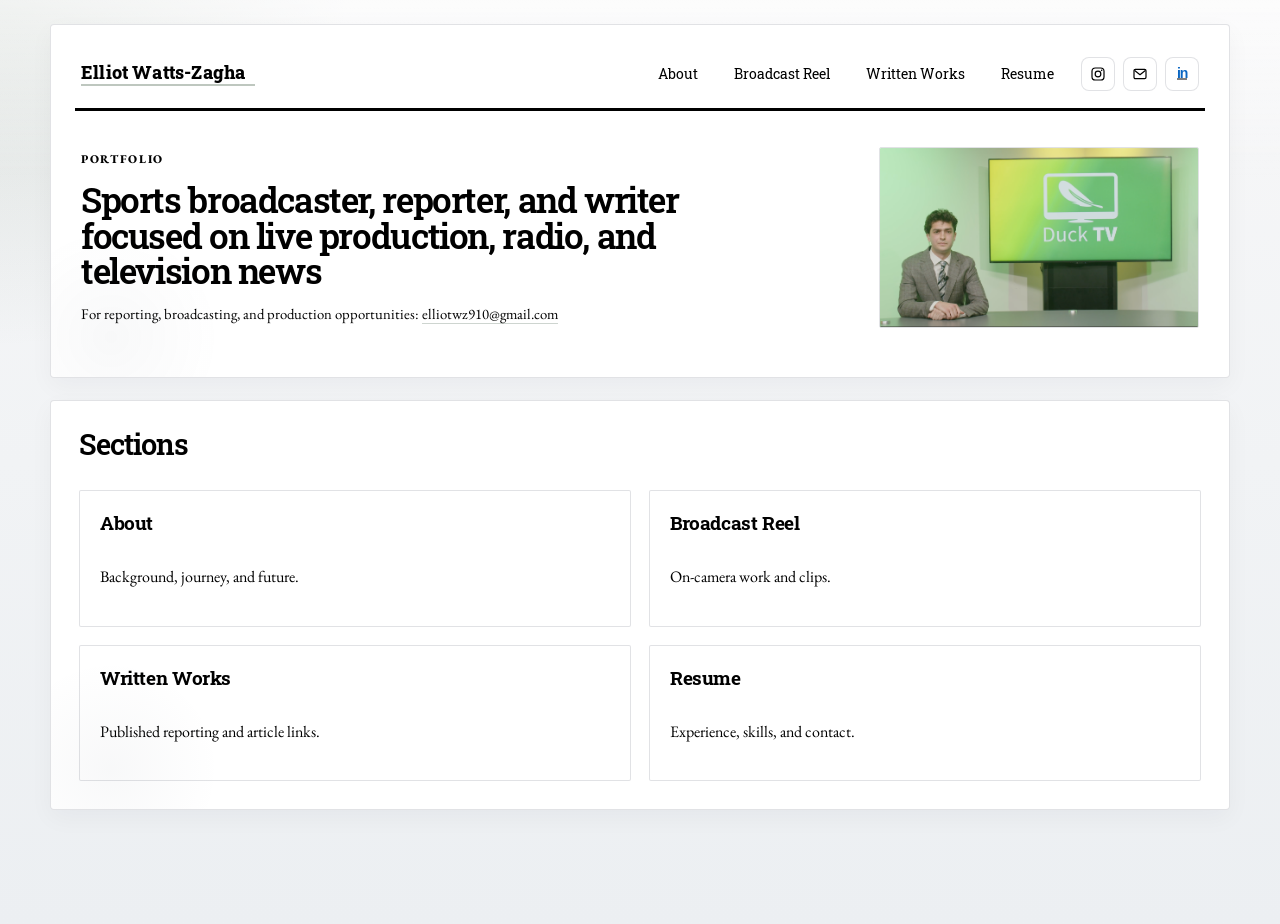
<file: index.html>
<!DOCTYPE html>
<html lang="en">
  <head>
    <meta charset="UTF-8" />
    <meta name="viewport" content="width=device-width, initial-scale=1.0" />
    <title>Elliot | Broadcast Portfolio</title>
    <meta
      name="description"
      content="A broadcast journalism portfolio featuring an about page, broadcast reel, written works, and resume."
    />
    <link rel="preconnect" href="https://fonts.googleapis.com" />
    <link rel="preconnect" href="https://fonts.gstatic.com" crossorigin />
    <link
      href="https://fonts.googleapis.com/css2?family=EB+Garamond:wght@400;500;600;700&family=Roboto+Slab:wght@400;500;600;700&display=swap"
      rel="stylesheet"
    />
    <link rel="icon" type="image/svg+xml" href="favicon.svg" />
    <link rel="stylesheet" href="styles.css" />
  </head>
  <body>
    <div class="page-shell">
      <header class="hero">
        <nav class="topbar">
          <a class="brand" href="index.html">Elliot Watts-Zagha</a>
          <div class="topbar-actions">
            <div class="nav-links">
              <a href="about.html">About</a>
              <a href="reel.html">Broadcast Reel</a>
              <a href="works.html">Written Works</a>
              <a href="resume.html">Resume</a>
            </div>
            <div class="social-links" aria-label="Social links">
              <a href="https://www.instagram.com/elliotwaza.media/" target="_blank" rel="noreferrer" aria-label="Instagram">
                <svg viewBox="0 0 24 24" aria-hidden="true">
                  <rect x="3" y="3" width="18" height="18" rx="5"></rect>
                  <circle cx="12" cy="12" r="4.25"></circle>
                  <circle cx="17.5" cy="6.5" r="1.2" class="social-fill"></circle>
                </svg>
              </a>
              <a href="mailto:elliotwz910@gmail.com" aria-label="Email">
                <svg viewBox="0 0 24 24" aria-hidden="true">
                  <rect x="3" y="5" width="18" height="14" rx="2"></rect>
                  <path d="M4.5 7l7.5 6 7.5-6"></path>
                </svg>
              </a>
              <a href="https://www.linkedin.com/in/elliot-watts-zagha" target="_blank" rel="noreferrer" aria-label="LinkedIn">
                <span class="linkedin-glyph" aria-hidden="true">in</span>
              </a>
            </div>
          </div>
        </nav>

        <div class="hero-content home-hero-content" id="top">
          <div class="home-hero-copy">
            <p class="eyebrow">Portfolio</p>
            <h1 class="home-title">
              Sports broadcaster, reporter, and writer focused on live
              production, radio, and television news
            </h1>
            <p class="home-note">
              For reporting, broadcasting, and production opportunities:
              <a href="mailto:elliotwz910@gmail.com">elliotwz910@gmail.com</a>
            </p>
          </div>
          <div class="home-hero-image-shell">
            <img
              class="home-hero-image"
              src="Main%20Page%20Image.png"
              alt="Elliot Watts-Zagha on the homepage"
            />
          </div>
        </div>
      </header>

      <main>
        <section class="section home-sections">
          <div class="section-heading">
            <h2>Sections</h2>
          </div>
          <div class="hub-grid">
            <a class="hub-card" href="about.html">
              <h3>About</h3>
              <p>Background, journey, and future.</p>
            </a>
            <a class="hub-card" href="reel.html">
              <h3>Broadcast Reel</h3>
              <p>On-camera work and clips.</p>
            </a>
            <a class="hub-card" href="works.html">
              <h3>Written Works</h3>
              <p>Published reporting and article links.</p>
            </a>
            <a class="hub-card" href="resume.html">
              <h3>Resume</h3>
              <p>Experience, skills, and contact.</p>
            </a>
          </div>
        </section>
      </main>
    </div>

    <script src="script.js"></script>
  </body>
</html>
</file>
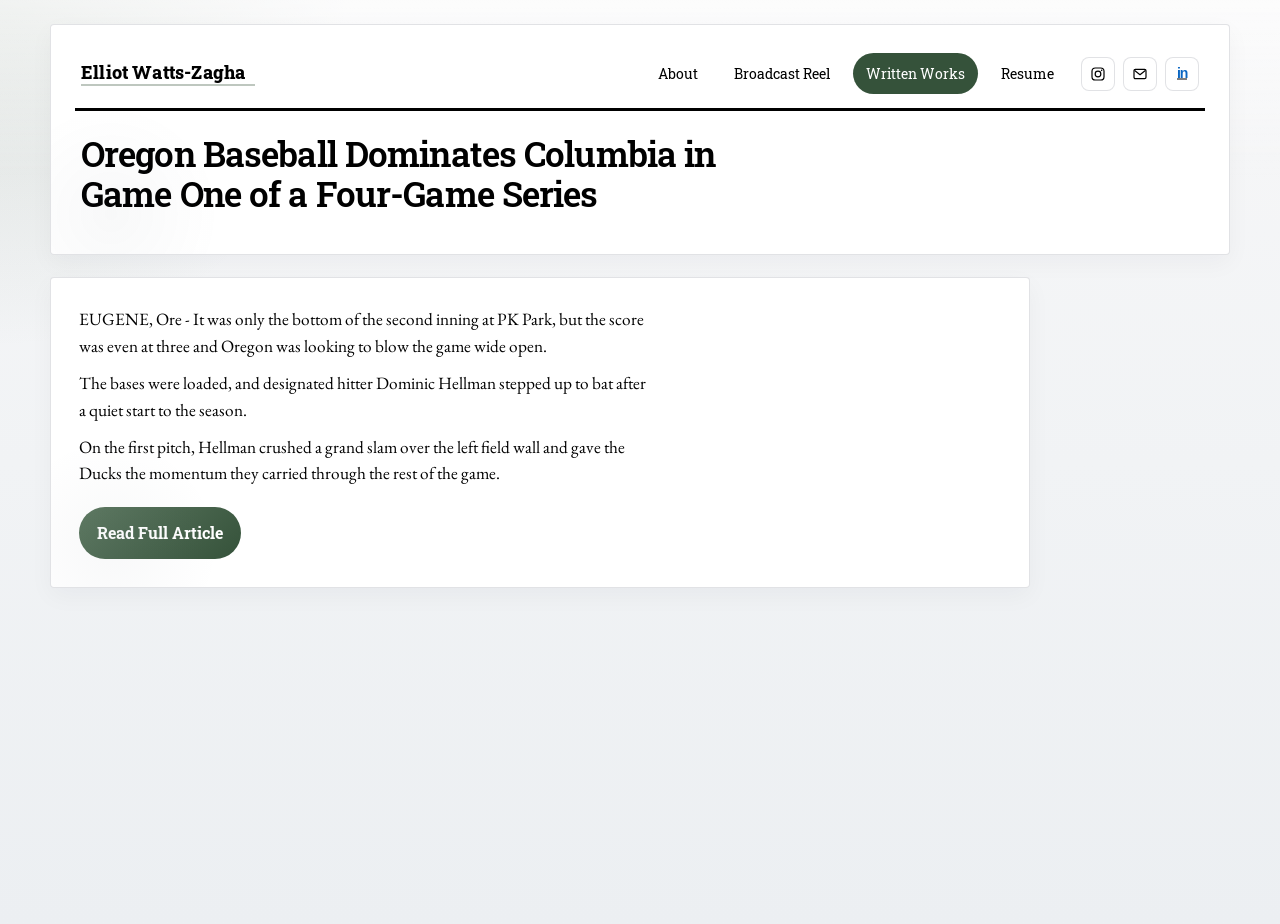
<file: article-baseball-columbia.html>
<!DOCTYPE html>
<html lang="en">
  <head>
    <meta charset="UTF-8" />
    <meta name="viewport" content="width=device-width, initial-scale=1.0" />
    <title>Elliot | Oregon Baseball Dominates Columbia in Game One of a Four-Game Series</title>
    <link rel="preconnect" href="https://fonts.googleapis.com" />
    <link rel="preconnect" href="https://fonts.gstatic.com" crossorigin />
    <link
      href="https://fonts.googleapis.com/css2?family=EB+Garamond:wght@400;500;600;700&family=Roboto+Slab:wght@400;500;600;700&display=swap"
      rel="stylesheet"
    />
    <link rel="icon" type="image/svg+xml" href="favicon.svg" />
    <link rel="stylesheet" href="styles.css" />
  </head>
  <body>
    <div class="page-shell">
      <header class="hero article-hero">
        <nav class="topbar">
          <a class="brand" href="index.html">Elliot Watts-Zagha</a>
          <div class="topbar-actions">
            <div class="nav-links">
              <a href="about.html">About</a>
              <a href="reel.html">Broadcast Reel</a>
              <a class="is-current" href="works.html">Written Works</a>
              <a href="resume.html">Resume</a>
            </div>
            <div class="social-links" aria-label="Social links">
              <a href="https://www.instagram.com/elliotwaza.media/" target="_blank" rel="noreferrer" aria-label="Instagram">
                <svg viewBox="0 0 24 24" aria-hidden="true">
                  <rect x="3" y="3" width="18" height="18" rx="5"></rect>
                  <circle cx="12" cy="12" r="4.25"></circle>
                  <circle cx="17.5" cy="6.5" r="1.2" class="social-fill"></circle>
                </svg>
              </a>
              <a href="mailto:elliotwz910@gmail.com" aria-label="Email">
                <svg viewBox="0 0 24 24" aria-hidden="true">
                  <rect x="3" y="5" width="18" height="14" rx="2"></rect>
                  <path d="M4.5 7l7.5 6 7.5-6"></path>
                </svg>
              </a>
              <a href="https://www.linkedin.com/in/elliot-watts-zagha" target="_blank" rel="noreferrer" aria-label="LinkedIn">
                <span class="linkedin-glyph" aria-hidden="true">in</span>
              </a>
            </div>
          </div>
        </nav>
        <div class="hero-content">
          <h1>Oregon Baseball Dominates Columbia in Game One of a Four-Game Series</h1>
        </div>
      </header>
      <main>
        <section class="section article-section">
          <div class="article-copy">
            <p>EUGENE, Ore - It was only the bottom of the second inning at PK Park, but the score was even at three and Oregon was looking to blow the game wide open.</p>
            <p>The bases were loaded, and designated hitter Dominic Hellman stepped up to bat after a quiet start to the season.</p>
            <p>On the first pitch, Hellman crushed a grand slam over the left field wall and gave the Ducks the momentum they carried through the rest of the game.</p>
          </div>
          <a class="button button-primary article-button" href="https://kwva.uoregon.edu/blog/sports/oregon-baseball-dominates-columbia-game-one-four-game-series" target="_blank" rel="noreferrer">Read Full Article</a>
        </section>
      </main>
    </div>
    <script src="script.js"></script>
  </body>
</html>
</file>
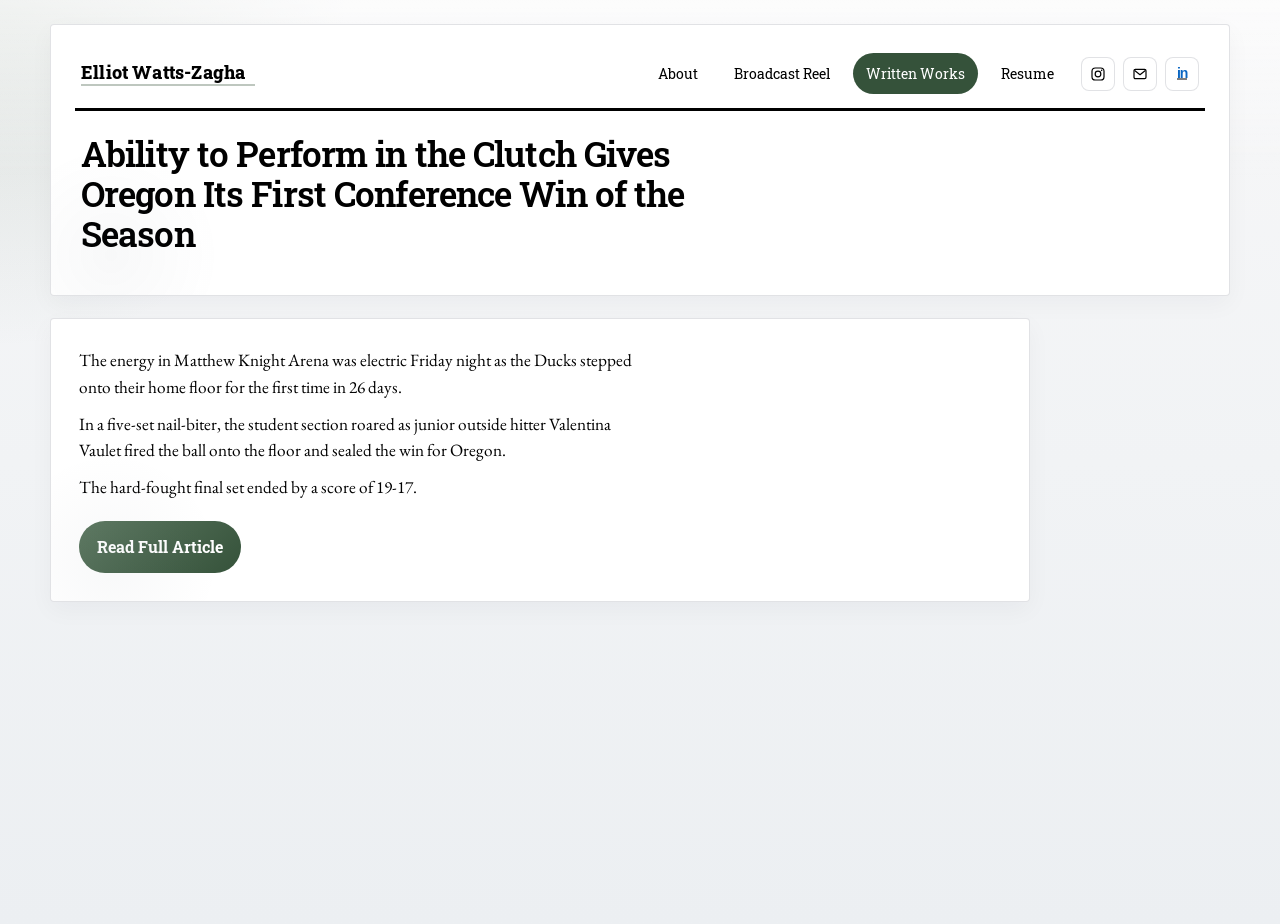
<file: article-clutch-win.html>
<!DOCTYPE html>
<html lang="en">
  <head>
    <meta charset="UTF-8" />
    <meta name="viewport" content="width=device-width, initial-scale=1.0" />
    <title>Elliot | Ability to Perform in the Clutch Gives Oregon Its First Conference Win of the Season</title>
    <link rel="preconnect" href="https://fonts.googleapis.com" />
    <link rel="preconnect" href="https://fonts.gstatic.com" crossorigin />
    <link
      href="https://fonts.googleapis.com/css2?family=EB+Garamond:wght@400;500;600;700&family=Roboto+Slab:wght@400;500;600;700&display=swap"
      rel="stylesheet"
    />
    <link rel="icon" type="image/svg+xml" href="favicon.svg" />
    <link rel="stylesheet" href="styles.css" />
  </head>
  <body>
    <div class="page-shell">
      <header class="hero article-hero">
        <nav class="topbar">
          <a class="brand" href="index.html">Elliot Watts-Zagha</a>
          <div class="topbar-actions">
            <div class="nav-links">
              <a href="about.html">About</a>
              <a href="reel.html">Broadcast Reel</a>
              <a class="is-current" href="works.html">Written Works</a>
              <a href="resume.html">Resume</a>
            </div>
            <div class="social-links" aria-label="Social links">
              <a href="https://www.instagram.com/elliotwaza.media/" target="_blank" rel="noreferrer" aria-label="Instagram">
                <svg viewBox="0 0 24 24" aria-hidden="true">
                  <rect x="3" y="3" width="18" height="18" rx="5"></rect>
                  <circle cx="12" cy="12" r="4.25"></circle>
                  <circle cx="17.5" cy="6.5" r="1.2" class="social-fill"></circle>
                </svg>
              </a>
              <a href="mailto:elliotwz910@gmail.com" aria-label="Email">
                <svg viewBox="0 0 24 24" aria-hidden="true">
                  <rect x="3" y="5" width="18" height="14" rx="2"></rect>
                  <path d="M4.5 7l7.5 6 7.5-6"></path>
                </svg>
              </a>
              <a href="https://www.linkedin.com/in/elliot-watts-zagha" target="_blank" rel="noreferrer" aria-label="LinkedIn">
                <span class="linkedin-glyph" aria-hidden="true">in</span>
              </a>
            </div>
          </div>
        </nav>
        <div class="hero-content">
          <h1>Ability to Perform in the Clutch Gives Oregon Its First Conference Win of the Season</h1>
        </div>
      </header>
      <main>
        <section class="section article-section">
          <div class="article-copy">
            <p>The energy in Matthew Knight Arena was electric Friday night as the Ducks stepped onto their home floor for the first time in 26 days.</p>
            <p>In a five-set nail-biter, the student section roared as junior outside hitter Valentina Vaulet fired the ball onto the floor and sealed the win for Oregon.</p>
            <p>The hard-fought final set ended by a score of 19-17.</p>
          </div>
          <a class="button button-primary article-button" href="https://kwva.uoregon.edu/blog/sports/ability-perform-clutch-gives-oregon-its-first-conference-win-season" target="_blank" rel="noreferrer">Read Full Article</a>
        </section>
      </main>
    </div>
    <script src="script.js"></script>
  </body>
</html>
</file>
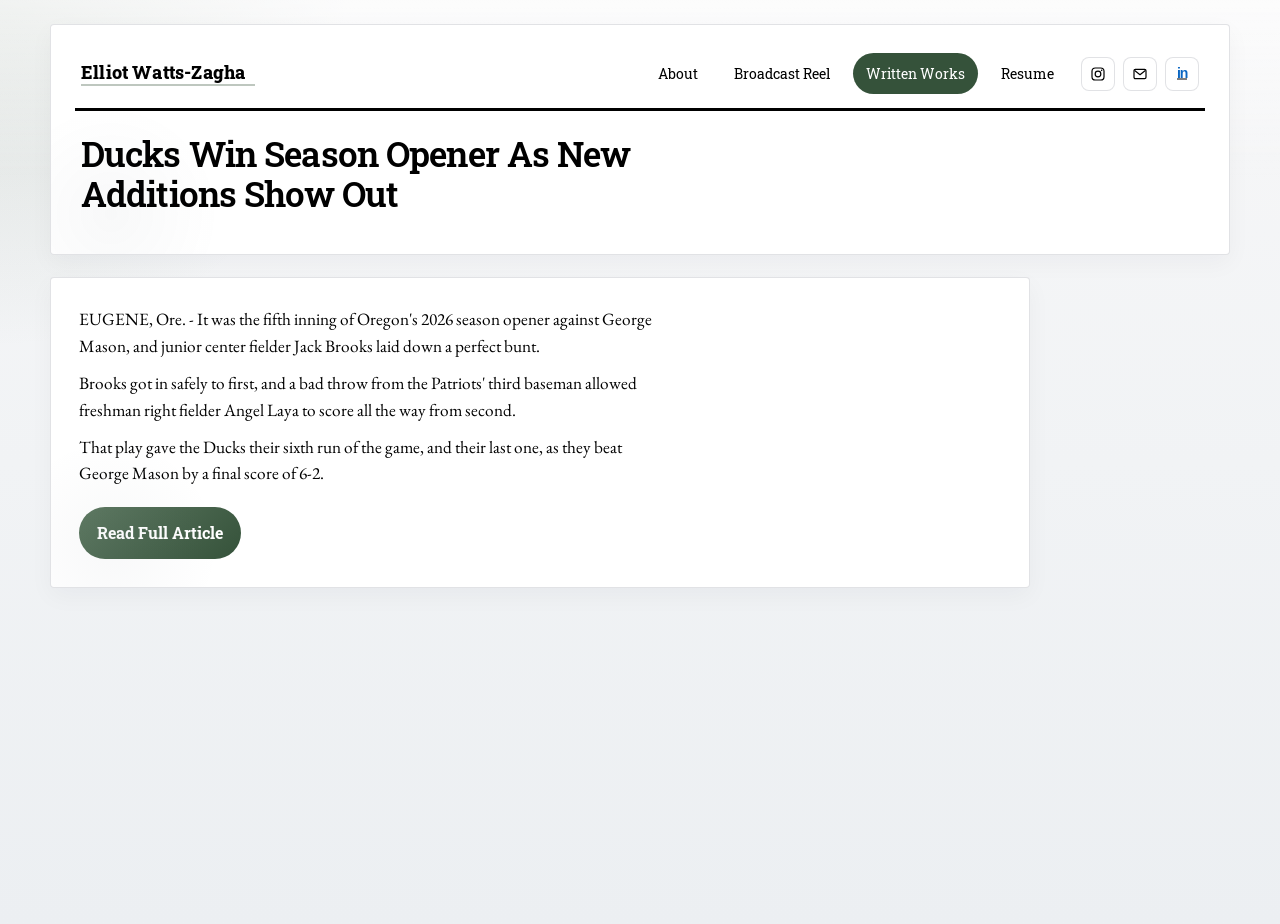
<file: article-ducks-season-opener.html>
<!DOCTYPE html>
<html lang="en">
  <head>
    <meta charset="UTF-8" />
    <meta name="viewport" content="width=device-width, initial-scale=1.0" />
    <title>Elliot | Ducks Win Season Opener as New Additions Show Out</title>
    <link rel="preconnect" href="https://fonts.googleapis.com" />
    <link rel="preconnect" href="https://fonts.gstatic.com" crossorigin />
    <link
      href="https://fonts.googleapis.com/css2?family=EB+Garamond:wght@400;500;600;700&family=Roboto+Slab:wght@400;500;600;700&display=swap"
      rel="stylesheet"
    />
    <link rel="icon" type="image/svg+xml" href="favicon.svg" />
    <link rel="stylesheet" href="styles.css" />
  </head>
  <body>
    <div class="page-shell">
      <header class="hero article-hero">
        <nav class="topbar">
          <a class="brand" href="index.html">Elliot Watts-Zagha</a>
          <div class="topbar-actions">
            <div class="nav-links">
              <a href="about.html">About</a>
              <a href="reel.html">Broadcast Reel</a>
              <a class="is-current" href="works.html">Written Works</a>
              <a href="resume.html">Resume</a>
            </div>
            <div class="social-links" aria-label="Social links">
              <a href="https://www.instagram.com/elliotwaza.media/" target="_blank" rel="noreferrer" aria-label="Instagram">
                <svg viewBox="0 0 24 24" aria-hidden="true">
                  <rect x="3" y="3" width="18" height="18" rx="5"></rect>
                  <circle cx="12" cy="12" r="4.25"></circle>
                  <circle cx="17.5" cy="6.5" r="1.2" class="social-fill"></circle>
                </svg>
              </a>
              <a href="mailto:elliotwz910@gmail.com" aria-label="Email">
                <svg viewBox="0 0 24 24" aria-hidden="true">
                  <rect x="3" y="5" width="18" height="14" rx="2"></rect>
                  <path d="M4.5 7l7.5 6 7.5-6"></path>
                </svg>
              </a>
              <a href="https://www.linkedin.com/in/elliot-watts-zagha" target="_blank" rel="noreferrer" aria-label="LinkedIn">
                <span class="linkedin-glyph" aria-hidden="true">in</span>
              </a>
            </div>
          </div>
        </nav>
        <div class="hero-content">
          <h1>Ducks Win Season Opener As New Additions Show Out</h1>
        </div>
      </header>
      <main>
        <section class="section article-section">
          <div class="article-copy">
            <p>EUGENE, Ore. - It was the fifth inning of Oregon's 2026 season opener against George Mason, and junior center fielder Jack Brooks laid down a perfect bunt.</p>
            <p>Brooks got in safely to first, and a bad throw from the Patriots' third baseman allowed freshman right fielder Angel Laya to score all the way from second.</p>
            <p>That play gave the Ducks their sixth run of the game, and their last one, as they beat George Mason by a final score of 6-2.</p>
          </div>
          <a class="button button-primary article-button" href="https://kwva.uoregon.edu/blog/sports/ducks-win-season-opener-new-additions-show-out" target="_blank" rel="noreferrer">Read Full Article</a>
        </section>
      </main>
    </div>
    <script src="script.js"></script>
  </body>
</html>
</file>
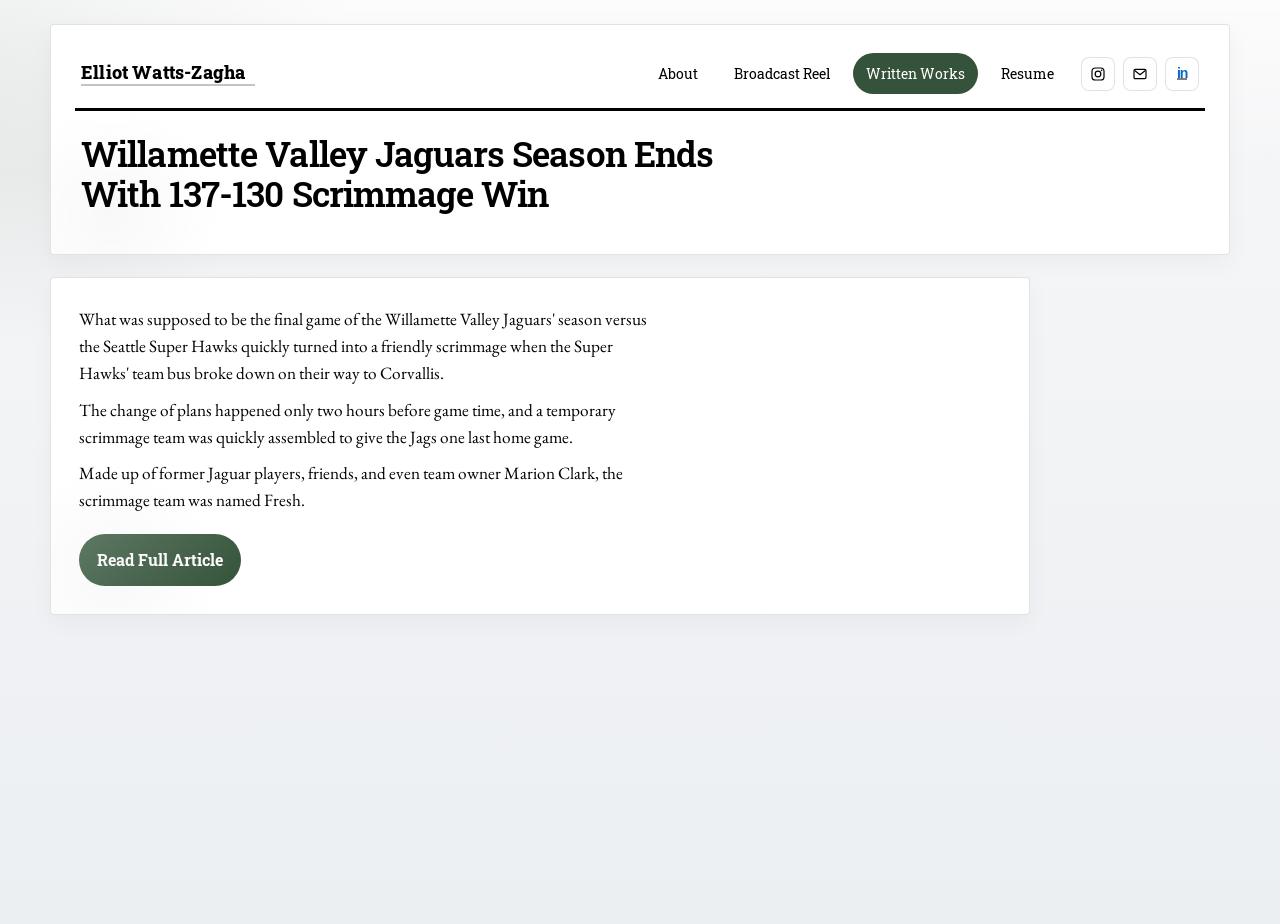
<file: article-jaguars-scrimmage.html>
<!DOCTYPE html>
<html lang="en">
  <head>
    <meta charset="UTF-8" />
    <meta name="viewport" content="width=device-width, initial-scale=1.0" />
    <title>Elliot | Willamette Valley Jaguars Season Ends With 137-130 Scrimmage Win</title>
    <link rel="preconnect" href="https://fonts.googleapis.com" />
    <link rel="preconnect" href="https://fonts.gstatic.com" crossorigin />
    <link
      href="https://fonts.googleapis.com/css2?family=EB+Garamond:wght@400;500;600;700&family=Roboto+Slab:wght@400;500;600;700&display=swap"
      rel="stylesheet"
    />
    <link rel="icon" type="image/svg+xml" href="favicon.svg" />
    <link rel="stylesheet" href="styles.css" />
  </head>
  <body>
    <div class="page-shell">
      <header class="hero article-hero">
        <nav class="topbar">
          <a class="brand" href="index.html">Elliot Watts-Zagha</a>
          <div class="topbar-actions">
            <div class="nav-links">
              <a href="about.html">About</a>
              <a href="reel.html">Broadcast Reel</a>
              <a class="is-current" href="works.html">Written Works</a>
              <a href="resume.html">Resume</a>
            </div>
            <div class="social-links" aria-label="Social links">
              <a href="https://www.instagram.com/elliotwaza.media/" target="_blank" rel="noreferrer" aria-label="Instagram">
                <svg viewBox="0 0 24 24" aria-hidden="true">
                  <rect x="3" y="3" width="18" height="18" rx="5"></rect>
                  <circle cx="12" cy="12" r="4.25"></circle>
                  <circle cx="17.5" cy="6.5" r="1.2" class="social-fill"></circle>
                </svg>
              </a>
              <a href="mailto:elliotwz910@gmail.com" aria-label="Email">
                <svg viewBox="0 0 24 24" aria-hidden="true">
                  <rect x="3" y="5" width="18" height="14" rx="2"></rect>
                  <path d="M4.5 7l7.5 6 7.5-6"></path>
                </svg>
              </a>
              <a href="https://www.linkedin.com/in/elliot-watts-zagha" target="_blank" rel="noreferrer" aria-label="LinkedIn">
                <span class="linkedin-glyph" aria-hidden="true">in</span>
              </a>
            </div>
          </div>
        </nav>
        <div class="hero-content">
          <h1>Willamette Valley Jaguars Season Ends With 137-130 Scrimmage Win</h1>
        </div>
      </header>
      <main>
        <section class="section article-section">
          <div class="article-copy">
            <p>What was supposed to be the final game of the Willamette Valley Jaguars' season versus the Seattle Super Hawks quickly turned into a friendly scrimmage when the Super Hawks' team bus broke down on their way to Corvallis.</p>
            <p>The change of plans happened only two hours before game time, and a temporary scrimmage team was quickly assembled to give the Jags one last home game.</p>
            <p>Made up of former Jaguar players, friends, and even team owner Marion Clark, the scrimmage team was named Fresh.</p>
          </div>
          <a class="button button-primary article-button" href="https://kwva.uoregon.edu/blog/sports/willamette-valley-jaguars-season-ends-137-130-scrimmage-win" target="_blank" rel="noreferrer">Read Full Article</a>
        </section>
      </main>
    </div>
    <script src="script.js"></script>
  </body>
</html>
</file>
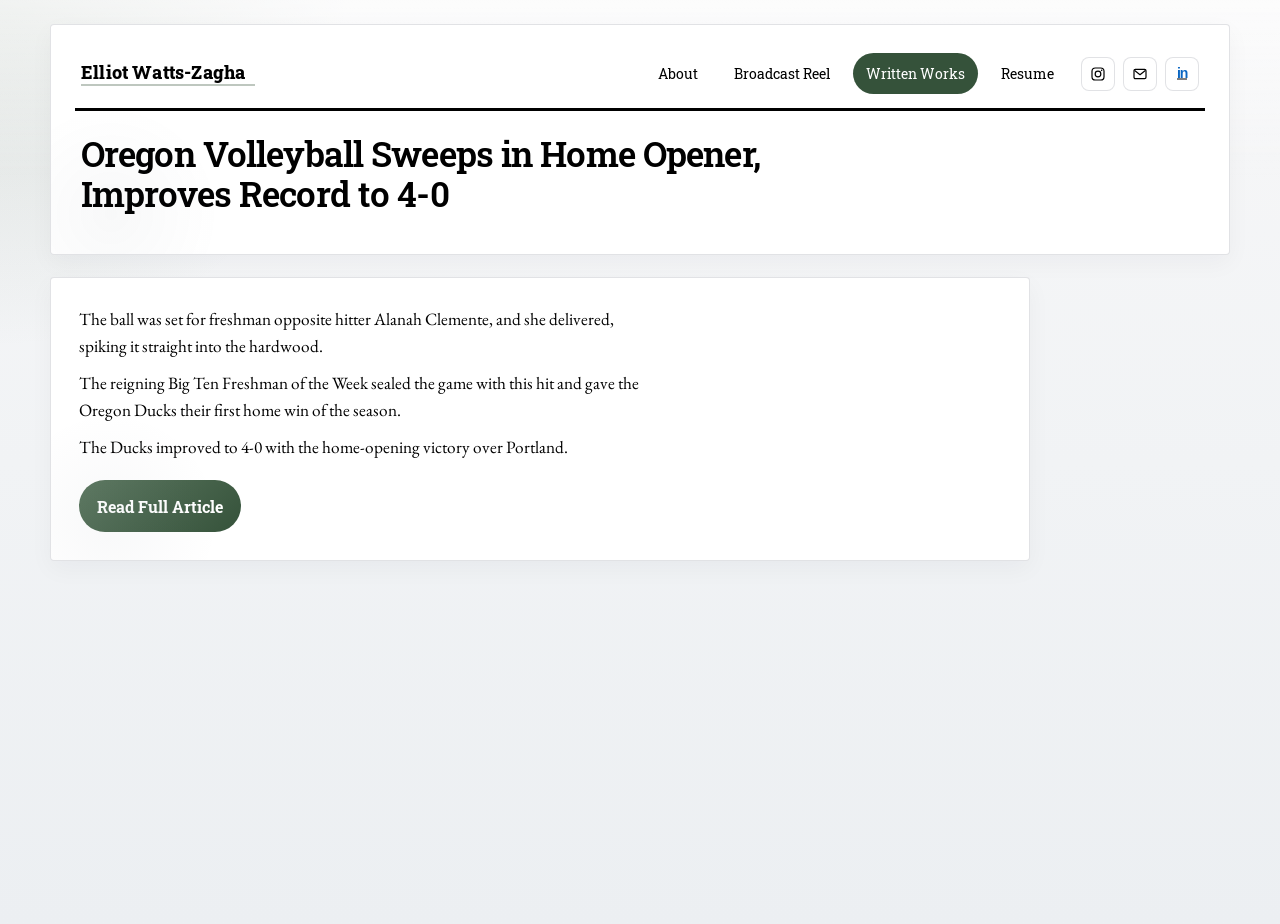
<file: article-volleyball-home-opener.html>
<!DOCTYPE html>
<html lang="en">
  <head>
    <meta charset="UTF-8" />
    <meta name="viewport" content="width=device-width, initial-scale=1.0" />
    <title>Elliot | Oregon Volleyball Sweeps in Home Opener, Improves Record to 4-0</title>
    <link rel="preconnect" href="https://fonts.googleapis.com" />
    <link rel="preconnect" href="https://fonts.gstatic.com" crossorigin />
    <link
      href="https://fonts.googleapis.com/css2?family=EB+Garamond:wght@400;500;600;700&family=Roboto+Slab:wght@400;500;600;700&display=swap"
      rel="stylesheet"
    />
    <link rel="icon" type="image/svg+xml" href="favicon.svg" />
    <link rel="stylesheet" href="styles.css" />
  </head>
  <body>
    <div class="page-shell">
      <header class="hero article-hero">
        <nav class="topbar">
          <a class="brand" href="index.html">Elliot Watts-Zagha</a>
          <div class="topbar-actions">
            <div class="nav-links">
              <a href="about.html">About</a>
              <a href="reel.html">Broadcast Reel</a>
              <a class="is-current" href="works.html">Written Works</a>
              <a href="resume.html">Resume</a>
            </div>
            <div class="social-links" aria-label="Social links">
              <a href="https://www.instagram.com/elliotwaza.media/" target="_blank" rel="noreferrer" aria-label="Instagram">
                <svg viewBox="0 0 24 24" aria-hidden="true">
                  <rect x="3" y="3" width="18" height="18" rx="5"></rect>
                  <circle cx="12" cy="12" r="4.25"></circle>
                  <circle cx="17.5" cy="6.5" r="1.2" class="social-fill"></circle>
                </svg>
              </a>
              <a href="mailto:elliotwz910@gmail.com" aria-label="Email">
                <svg viewBox="0 0 24 24" aria-hidden="true">
                  <rect x="3" y="5" width="18" height="14" rx="2"></rect>
                  <path d="M4.5 7l7.5 6 7.5-6"></path>
                </svg>
              </a>
              <a href="https://www.linkedin.com/in/elliot-watts-zagha" target="_blank" rel="noreferrer" aria-label="LinkedIn">
                <span class="linkedin-glyph" aria-hidden="true">in</span>
              </a>
            </div>
          </div>
        </nav>
        <div class="hero-content">
          <h1>Oregon Volleyball Sweeps in Home Opener, Improves Record to 4-0</h1>
        </div>
      </header>
      <main>
        <section class="section article-section">
          <div class="article-copy">
            <p>The ball was set for freshman opposite hitter Alanah Clemente, and she delivered, spiking it straight into the hardwood.</p>
            <p>The reigning Big Ten Freshman of the Week sealed the game with this hit and gave the Oregon Ducks their first home win of the season.</p>
            <p>The Ducks improved to 4-0 with the home-opening victory over Portland.</p>
          </div>
          <a class="button button-primary article-button" href="https://kwva.uoregon.edu/blog/sports/oregon-volleyball-sweeps-home-opener-improves-record-4-0" target="_blank" rel="noreferrer">Read Full Article</a>
        </section>
      </main>
    </div>
    <script src="script.js"></script>
  </body>
</html>
</file>
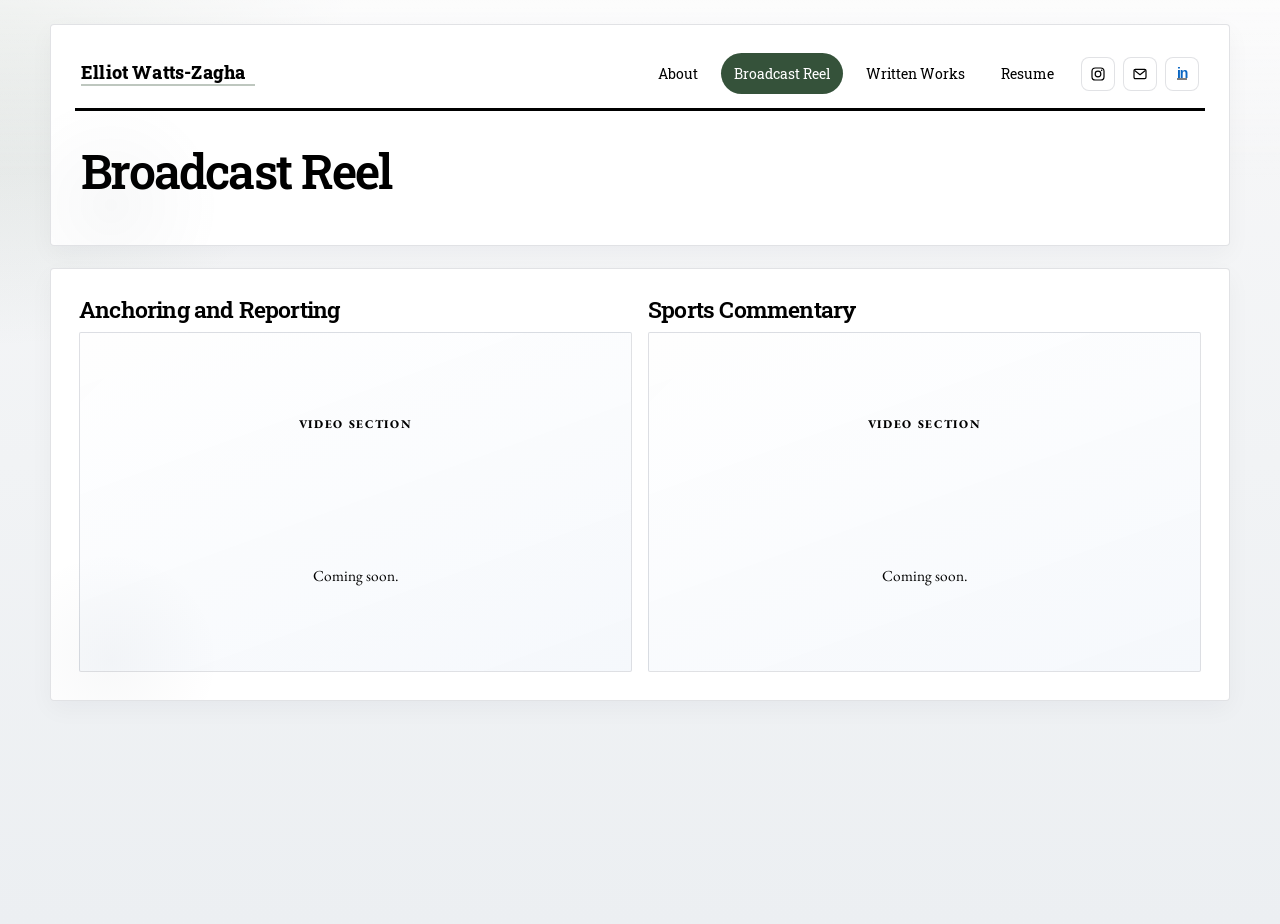
<file: reel.html>
<!DOCTYPE html>
<html lang="en">
  <head>
    <meta charset="UTF-8" />
    <meta name="viewport" content="width=device-width, initial-scale=1.0" />
    <title>Elliot | Broadcast Reel</title>
    <meta
      name="description"
      content="Broadcast reel page for Elliot's journalism portfolio."
    />
    <link rel="preconnect" href="https://fonts.googleapis.com" />
    <link rel="preconnect" href="https://fonts.gstatic.com" crossorigin />
    <link
      href="https://fonts.googleapis.com/css2?family=EB+Garamond:wght@400;500;600;700&family=Roboto+Slab:wght@400;500;600;700&display=swap"
      rel="stylesheet"
    />
    <link rel="icon" type="image/svg+xml" href="favicon.svg" />
    <link rel="stylesheet" href="styles.css" />
  </head>
  <body>
    <div class="page-shell">
      <header class="hero">
        <nav class="topbar">
          <a class="brand" href="index.html">Elliot Watts-Zagha</a>
          <div class="topbar-actions">
            <div class="nav-links">
              <a href="about.html">About</a>
              <a class="is-current" href="reel.html">Broadcast Reel</a>
              <a href="works.html">Written Works</a>
              <a href="resume.html">Resume</a>
            </div>
            <div class="social-links" aria-label="Social links">
              <a href="https://www.instagram.com/elliotwaza.media/" target="_blank" rel="noreferrer" aria-label="Instagram">
                <svg viewBox="0 0 24 24" aria-hidden="true">
                  <rect x="3" y="3" width="18" height="18" rx="5"></rect>
                  <circle cx="12" cy="12" r="4.25"></circle>
                  <circle cx="17.5" cy="6.5" r="1.2" class="social-fill"></circle>
                </svg>
              </a>
              <a href="mailto:elliotwz910@gmail.com" aria-label="Email">
                <svg viewBox="0 0 24 24" aria-hidden="true">
                  <rect x="3" y="5" width="18" height="14" rx="2"></rect>
                  <path d="M4.5 7l7.5 6 7.5-6"></path>
                </svg>
              </a>
              <a href="https://www.linkedin.com/in/elliot-watts-zagha" target="_blank" rel="noreferrer" aria-label="LinkedIn">
                <span class="linkedin-glyph" aria-hidden="true">in</span>
              </a>
            </div>
          </div>
        </nav>

        <div class="hero-content">
          <h1>Broadcast Reel</h1>
        </div>
      </header>

      <main>
        <section class="section reel-section">
          <div class="reel-grid">
            <article class="reel-card">
              <h2>Anchoring and Reporting</h2>
              <div class="video-placeholder">
                <p class="placeholder-label">Video Section</p>
                <p>
                  Coming soon.
                </p>
              </div>
            </article>
            <article class="reel-card">
              <h2>Sports Commentary</h2>
              <div class="video-placeholder">
                <p class="placeholder-label">Video Section</p>
                <p>
                  Coming soon.
                </p>
              </div>
            </article>
          </div>
        </section>
      </main>
    </div>

    <script src="script.js"></script>
  </body>
</html>
</file>
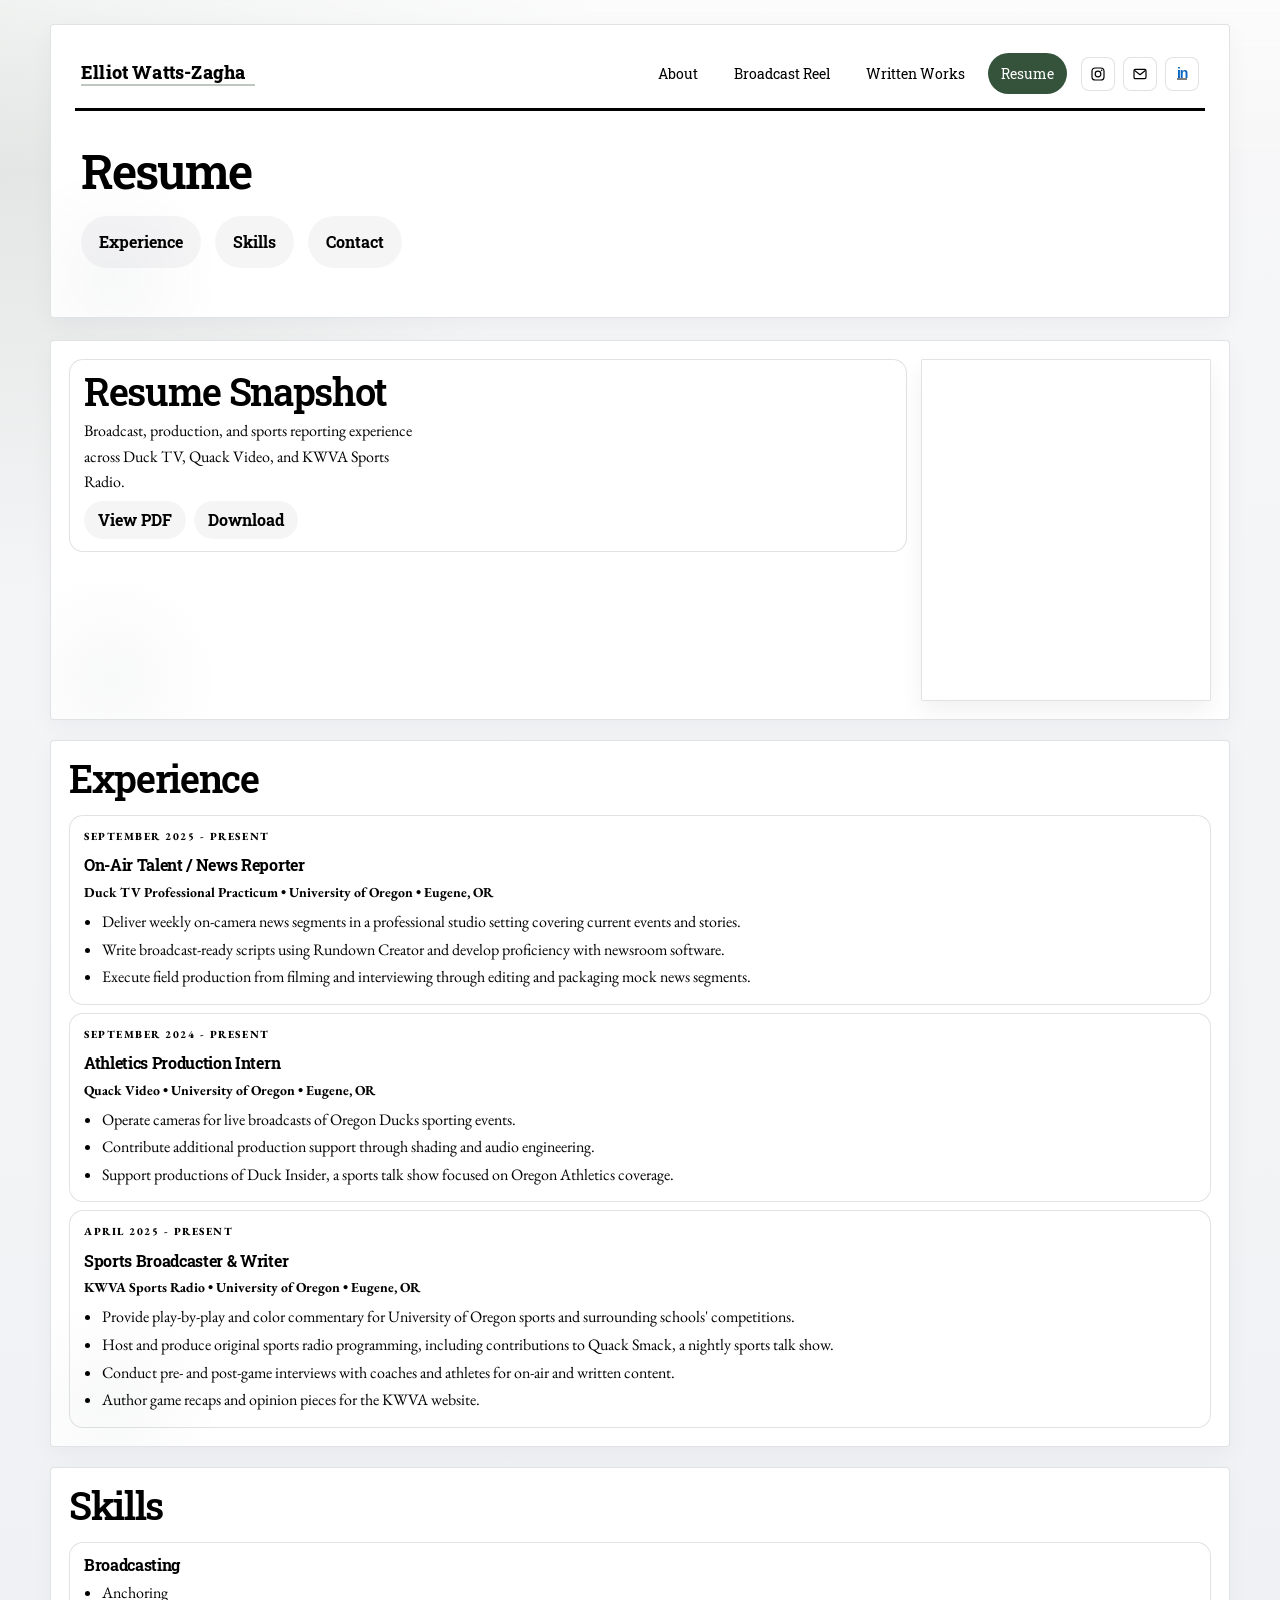
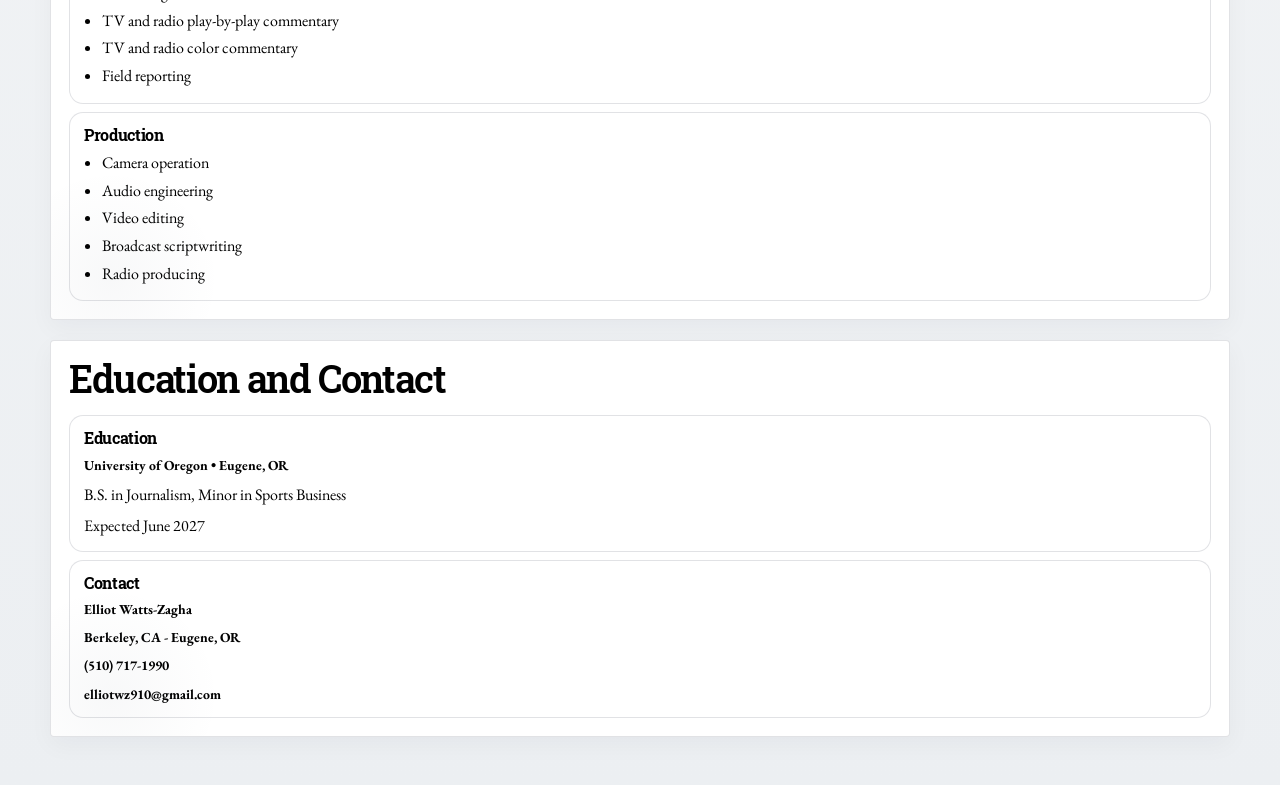
<file: resume.html>
<!DOCTYPE html>
<html lang="en">
  <head>
    <meta charset="UTF-8" />
    <meta name="viewport" content="width=device-width, initial-scale=1.0" />
    <title>Elliot | Resume</title>
    <meta
      name="description"
      content="Resume page for Elliot's broadcast and writing portfolio."
    />
    <link rel="preconnect" href="https://fonts.googleapis.com" />
    <link rel="preconnect" href="https://fonts.gstatic.com" crossorigin />
    <link
      href="https://fonts.googleapis.com/css2?family=EB+Garamond:wght@400;500;600;700&family=Roboto+Slab:wght@400;500;600;700&display=swap"
      rel="stylesheet"
    />
    <link rel="icon" type="image/svg+xml" href="favicon.svg" />
    <link rel="stylesheet" href="styles.css" />
  </head>
  <body>
    <div class="page-shell">
      <header class="hero resume-hero">
        <nav class="topbar">
          <a class="brand" href="index.html">Elliot Watts-Zagha</a>
          <div class="topbar-actions">
            <div class="nav-links">
              <a href="about.html">About</a>
              <a href="reel.html">Broadcast Reel</a>
              <a href="works.html">Written Works</a>
              <a class="is-current" href="resume.html">Resume</a>
            </div>
            <div class="social-links" aria-label="Social links">
              <a href="https://www.instagram.com/elliotwaza.media/" target="_blank" rel="noreferrer" aria-label="Instagram">
                <svg viewBox="0 0 24 24" aria-hidden="true">
                  <rect x="3" y="3" width="18" height="18" rx="5"></rect>
                  <circle cx="12" cy="12" r="4.25"></circle>
                  <circle cx="17.5" cy="6.5" r="1.2" class="social-fill"></circle>
                </svg>
              </a>
              <a href="mailto:elliotwz910@gmail.com" aria-label="Email">
                <svg viewBox="0 0 24 24" aria-hidden="true">
                  <rect x="3" y="5" width="18" height="14" rx="2"></rect>
                  <path d="M4.5 7l7.5 6 7.5-6"></path>
                </svg>
              </a>
              <a href="https://www.linkedin.com/in/elliot-watts-zagha" target="_blank" rel="noreferrer" aria-label="LinkedIn">
                <span class="linkedin-glyph" aria-hidden="true">in</span>
              </a>
            </div>
          </div>
        </nav>

        <div class="hero-content" id="top">
          <h1>Resume</h1>
          <div class="hero-actions">
            <a class="button button-secondary" href="#experience">Experience</a>
            <a class="button button-secondary" href="#skills">Skills</a>
            <a class="button button-secondary" href="#contact">Contact</a>
          </div>
        </div>
      </header>

      <main>
        <section class="section resume-section">
          <div class="resume-top-grid">
            <div class="resume-card resume-summary-card">
              <h2>Resume Snapshot</h2>
              <p>
                Broadcast, production, and sports reporting experience across
                Duck TV, Quack Video, and KWVA Sports Radio.
              </p>
              <div class="resume-quick-links">
                <a
                  class="button button-secondary"
                  href="Elliot%20Watts-Zagha%20Sports%20Resume%20Updated%20.pdf"
                  target="_blank"
                  rel="noreferrer"
                >
                  View PDF
                </a>
                <a
                  class="button button-secondary"
                  href="Elliot%20Watts-Zagha%20Sports%20Resume%20Updated%20.pdf"
                  download
                >
                  Download
                </a>
              </div>
            </div>
            <div class="resume-pdf-shell">
              <iframe
                class="resume-pdf-frame"
                src="Elliot%20Watts-Zagha%20Sports%20Resume%20Updated%20.pdf"
                title="Elliot Watts-Zagha Resume PDF"
              ></iframe>
            </div>
          </div>
        </section>

        <section class="section resume-section" id="experience">
          <div class="section-heading">
            <h2>Experience</h2>
          </div>
          <div class="resume-grid">
            <article class="resume-card">
              <p class="card-type">September 2025 - Present</p>
              <h3>On-Air Talent / News Reporter</h3>
              <p class="resume-meta">Duck TV Professional Practicum • University of Oregon • Eugene, OR</p>
              <ul class="resume-list">
                <li>Deliver weekly on-camera news segments in a professional studio setting covering current events and stories.</li>
                <li>Write broadcast-ready scripts using Rundown Creator and develop proficiency with newsroom software.</li>
                <li>Execute field production from filming and interviewing through editing and packaging mock news segments.</li>
              </ul>
            </article>
            <article class="resume-card">
              <p class="card-type">September 2024 - Present</p>
              <h3>Athletics Production Intern</h3>
              <p class="resume-meta">Quack Video • University of Oregon • Eugene, OR</p>
              <ul class="resume-list">
                <li>Operate cameras for live broadcasts of Oregon Ducks sporting events.</li>
                <li>Contribute additional production support through shading and audio engineering.</li>
                <li>Support productions of Duck Insider, a sports talk show focused on Oregon Athletics coverage.</li>
              </ul>
            </article>
            <article class="resume-card">
              <p class="card-type">April 2025 - Present</p>
              <h3>Sports Broadcaster & Writer</h3>
              <p class="resume-meta">KWVA Sports Radio • University of Oregon • Eugene, OR</p>
              <ul class="resume-list">
                <li>Provide play-by-play and color commentary for University of Oregon sports and surrounding schools' competitions.</li>
                <li>Host and produce original sports radio programming, including contributions to Quack Smack, a nightly sports talk show.</li>
                <li>Conduct pre- and post-game interviews with coaches and athletes for on-air and written content.</li>
                <li>Author game recaps and opinion pieces for the KWVA website.</li>
              </ul>
            </article>
          </div>
        </section>

        <section class="section resume-section" id="skills">
          <div class="section-heading">
            <h2>Skills</h2>
          </div>
          <div class="resume-grid">
            <article class="resume-card">
              <h3>Broadcasting</h3>
              <ul class="resume-list">
                <li>Anchoring</li>
                <li>TV and radio play-by-play commentary</li>
                <li>TV and radio color commentary</li>
                <li>Field reporting</li>
              </ul>
            </article>
            <article class="resume-card">
              <h3>Production</h3>
              <ul class="resume-list">
                <li>Camera operation</li>
                <li>Audio engineering</li>
                <li>Video editing</li>
                <li>Broadcast scriptwriting</li>
                <li>Radio producing</li>
              </ul>
            </article>
          </div>
        </section>

        <section class="section resume-section" id="education">
          <div class="section-heading">
            <h2>Education and Contact</h2>
          </div>
          <div class="resume-grid">
            <article class="resume-card">
              <h3>Education</h3>
              <p class="resume-meta">University of Oregon • Eugene, OR</p>
              <p>B.S. in Journalism, Minor in Sports Business</p>
              <p>Expected June 2027</p>
            </article>
            <article class="resume-card" id="contact">
              <h3>Contact</h3>
              <p class="resume-meta">Elliot Watts-Zagha</p>
              <p class="resume-meta">Berkeley, CA - Eugene, OR</p>
              <p class="resume-meta">(510) 717-1990</p>
              <p class="resume-meta">elliotwz910@gmail.com</p>
            </article>
          </div>
        </section>
      </main>
    </div>

    <script src="script.js"></script>
  </body>
</html>
</file>
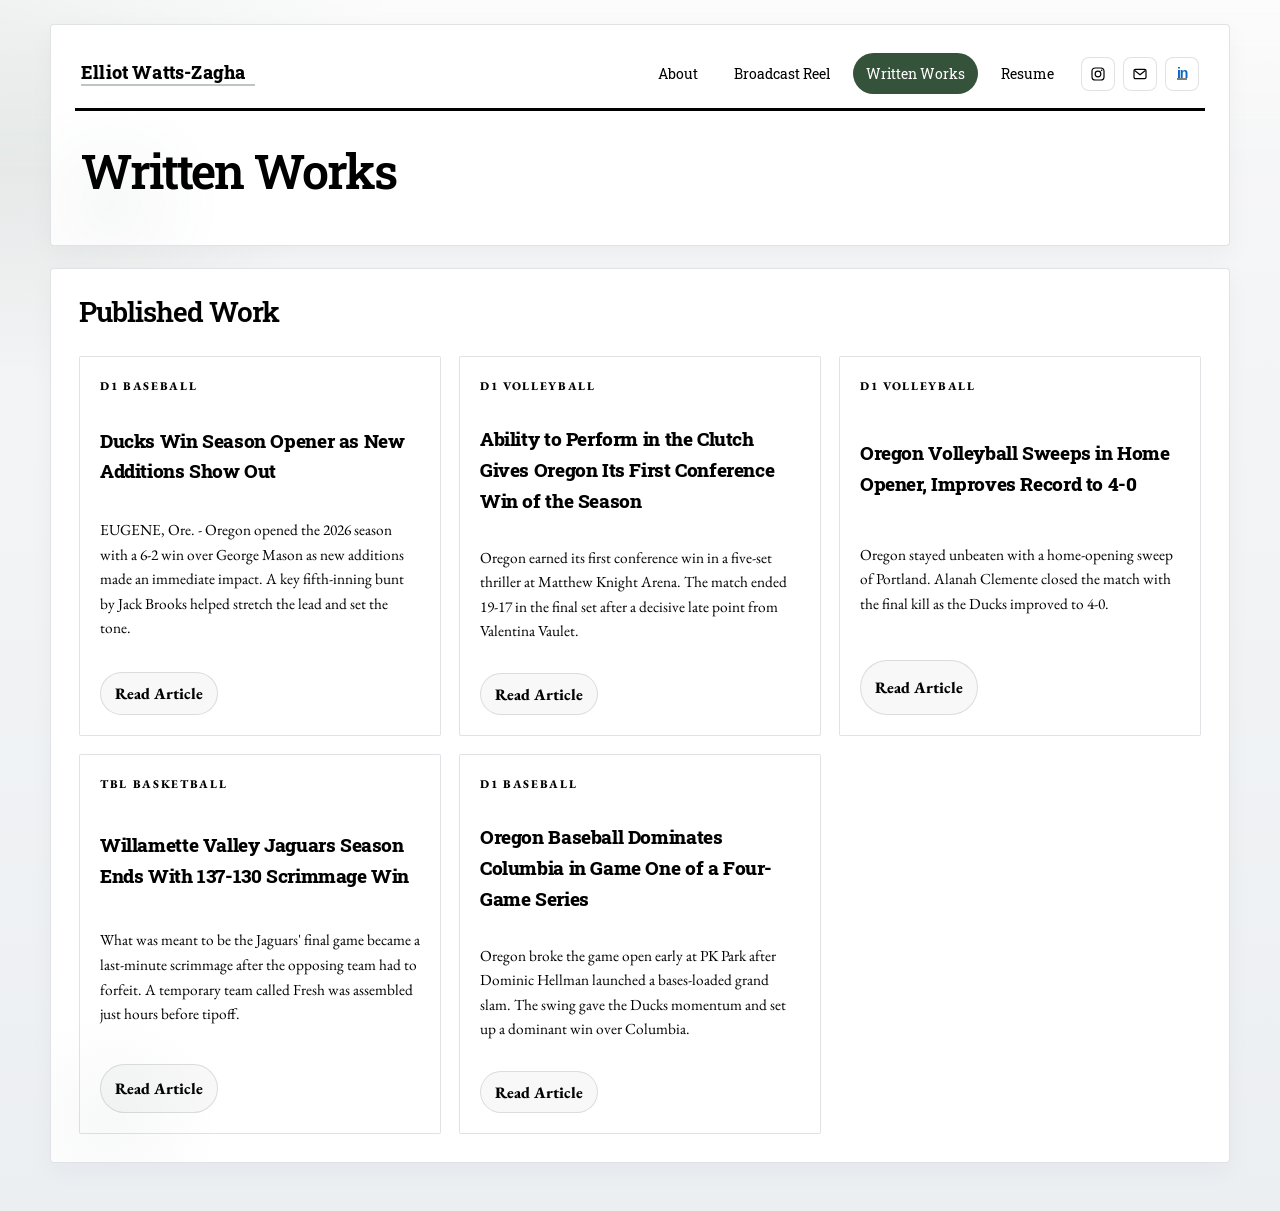
<file: works.html>
<!DOCTYPE html>
<html lang="en">
  <head>
    <meta charset="UTF-8" />
    <meta name="viewport" content="width=device-width, initial-scale=1.0" />
    <title>Elliot | Written Works</title>
    <meta
      name="description"
      content="Written works page for Elliot's journalism portfolio."
    />
    <link rel="preconnect" href="https://fonts.googleapis.com" />
    <link rel="preconnect" href="https://fonts.gstatic.com" crossorigin />
    <link
      href="https://fonts.googleapis.com/css2?family=EB+Garamond:wght@400;500;600;700&family=Roboto+Slab:wght@400;500;600;700&display=swap"
      rel="stylesheet"
    />
    <link rel="icon" type="image/svg+xml" href="favicon.svg" />
    <link rel="stylesheet" href="styles.css" />
  </head>
  <body>
    <div class="page-shell">
      <header class="hero">
        <nav class="topbar">
          <a class="brand" href="index.html">Elliot Watts-Zagha</a>
          <div class="topbar-actions">
            <div class="nav-links">
              <a href="about.html">About</a>
              <a href="reel.html">Broadcast Reel</a>
              <a class="is-current" href="works.html">Written Works</a>
              <a href="resume.html">Resume</a>
            </div>
            <div class="social-links" aria-label="Social links">
              <a href="https://www.instagram.com/elliotwaza.media/" target="_blank" rel="noreferrer" aria-label="Instagram">
                <svg viewBox="0 0 24 24" aria-hidden="true">
                  <rect x="3" y="3" width="18" height="18" rx="5"></rect>
                  <circle cx="12" cy="12" r="4.25"></circle>
                  <circle cx="17.5" cy="6.5" r="1.2" class="social-fill"></circle>
                </svg>
              </a>
              <a href="mailto:elliotwz910@gmail.com" aria-label="Email">
                <svg viewBox="0 0 24 24" aria-hidden="true">
                  <rect x="3" y="5" width="18" height="14" rx="2"></rect>
                  <path d="M4.5 7l7.5 6 7.5-6"></path>
                </svg>
              </a>
              <a href="https://www.linkedin.com/in/elliot-watts-zagha" target="_blank" rel="noreferrer" aria-label="LinkedIn">
                <span class="linkedin-glyph" aria-hidden="true">in</span>
              </a>
            </div>
          </div>
        </nav>

        <div class="hero-content">
          <h1>Written Works</h1>
        </div>
      </header>

      <main>
        <section class="section works-section">
          <div class="section-heading">
            <h2>Published Work</h2>
          </div>
          <div class="cards">
            <article class="story-card">
              <p class="card-type">D1 Baseball</p>
              <h3><a class="story-title-link" href="article-ducks-season-opener.html">Ducks Win Season Opener as New Additions Show Out</a></h3>
              <p>
                EUGENE, Ore. - Oregon opened the 2026 season with a 6-2 win over George Mason as new additions made an immediate impact. A key fifth-inning bunt by Jack Brooks helped stretch the lead and set the tone.
              </p>
              <a class="story-button" href="https://kwva.uoregon.edu/blog/sports/ducks-win-season-opener-new-additions-show-out" target="_blank" rel="noreferrer">
                Read Article
              </a>
            </article>
            <article class="story-card">
              <p class="card-type">D1 Volleyball</p>
              <h3><a class="story-title-link" href="article-clutch-win.html">Ability to Perform in the Clutch Gives Oregon Its First Conference Win of the Season</a></h3>
              <p>
                Oregon earned its first conference win in a five-set thriller at Matthew Knight Arena. The match ended 19-17 in the final set after a decisive late point from Valentina Vaulet.
              </p>
              <a class="story-button" href="https://kwva.uoregon.edu/blog/sports/ability-perform-clutch-gives-oregon-its-first-conference-win-season" target="_blank" rel="noreferrer">
                Read Article
              </a>
            </article>
            <article class="story-card">
              <p class="card-type">D1 Volleyball</p>
              <h3><a class="story-title-link" href="article-volleyball-home-opener.html">Oregon Volleyball Sweeps in Home Opener, Improves Record to 4-0</a></h3>
              <p>
                Oregon stayed unbeaten with a home-opening sweep of Portland. Alanah Clemente closed the match with the final kill as the Ducks improved to 4-0.
              </p>
              <a class="story-button" href="https://kwva.uoregon.edu/blog/sports/oregon-volleyball-sweeps-home-opener-improves-record-4-0" target="_blank" rel="noreferrer">
                Read Article
              </a>
            </article>
            <article class="story-card">
              <p class="card-type">TBL Basketball</p>
              <h3><a class="story-title-link" href="article-jaguars-scrimmage.html">Willamette Valley Jaguars Season Ends With 137-130 Scrimmage Win</a></h3>
              <p>
                What was meant to be the Jaguars' final game became a last-minute scrimmage after the opposing team had to forfeit. A temporary team called Fresh was assembled just hours before tipoff.
              </p>
              <a class="story-button" href="https://kwva.uoregon.edu/blog/sports/willamette-valley-jaguars-season-ends-137-130-scrimmage-win" target="_blank" rel="noreferrer">
                Read Article
              </a>
            </article>
            <article class="story-card">
              <p class="card-type">D1 Baseball</p>
              <h3><a class="story-title-link" href="article-baseball-columbia.html">Oregon Baseball Dominates Columbia in Game One of a Four-Game Series</a></h3>
              <p>
                Oregon broke the game open early at PK Park after Dominic Hellman launched a bases-loaded grand slam. The swing gave the Ducks momentum and set up a dominant win over Columbia.
              </p>
              <a class="story-button" href="https://kwva.uoregon.edu/blog/sports/oregon-baseball-dominates-columbia-game-one-four-game-series" target="_blank" rel="noreferrer">
                Read Article
              </a>
            </article>
          </div>
        </section>

      </main>
    </div>

    <script src="script.js"></script>
  </body>
</html>
</file>
<file: styles.css>
:root {
  --bg: #f3f4f6;
  --surface: rgba(255, 255, 255, 0.98);
  --surface-strong: #ffffff;
  --ink: #000000;
  --muted: #000000;
  --accent: #64748b;
  --accent-deep: #334155;
  --line: rgba(15, 23, 42, 0.12);
  --shadow: 0 8px 24px rgba(15, 23, 42, 0.04);
  --radius-lg: 32px;
  --radius-md: 24px;
  --radius-sm: 16px;
  --max-width: 1180px;
}

body[data-theme="forest"] {
  --accent: #5f7a63;
  --accent-deep: #35523a;
}

body[data-theme="oxblood"] {
  --accent: #7f4a4a;
  --accent-deep: #5a2c2c;
}

* {
  box-sizing: border-box;
}

html {
  scroll-behavior: smooth;
}

body {
  margin: 0;
  min-height: 100vh;
  font-family: "EB Garamond", Garamond, Georgia, serif;
  color: var(--ink);
  background:
    radial-gradient(circle at top left, color-mix(in srgb, var(--accent) 18%, transparent), transparent 22%),
    linear-gradient(180deg, #f7f7f8 0%, #f1f3f5 50%, #eceff2 100%);
}

body::before {
  content: "";
  position: fixed;
  inset: 0;
  background: linear-gradient(180deg, rgba(255, 255, 255, 0.6), transparent 20%);
  pointer-events: none;
}

.page-shell {
  width: min(calc(100% - 32px), var(--max-width));
  margin: 24px auto 48px;
}

.hero,
.section {
  position: relative;
  overflow: hidden;
  border: 1px solid var(--line);
  border-radius: 4px;
  background: var(--surface);
  backdrop-filter: blur(6px);
  box-shadow: var(--shadow);
}

.hero {
  min-height: auto;
  padding: 20px 24px 22px;
}

.hero::after,
.section::after {
  content: "";
  position: absolute;
  inset: auto auto -70px -50px;
  width: 220px;
  height: 220px;
  border-radius: 50%;
  background: radial-gradient(circle, rgba(51, 65, 85, 0.035), transparent 70%);
  pointer-events: none;
}

.topbar {
  display: flex;
  justify-content: space-between;
  align-items: center;
  gap: 16px;
  padding: 8px 6px 14px;
  position: relative;
  border-bottom: 3px solid var(--ink);
}

.topbar-actions {
  display: flex;
  align-items: center;
  justify-content: flex-end;
  gap: 14px;
  flex: 1;
}

.brand,
.nav-links a,
.button,
.story-card a {
  text-decoration: none;
}

.brand {
  position: relative;
  overflow: hidden;
  color: var(--ink);
  font-family: "Roboto Slab", Georgia, serif;
  font-weight: 800;
  font-size: 1.14rem;
  letter-spacing: 0.01em;
  text-transform: none;
  line-height: 1.1;
  padding-right: 10px;
  text-shadow: none;
  border-bottom: 2px solid color-mix(in srgb, var(--accent-deep) 32%, transparent);
  padding-bottom: 2px;
}

.brand.brand-intro {
  animation: brand-pulse 780ms ease-out;
}

.brand.brand-intro-strong {
  animation:
    brand-sweep-reveal 1540ms cubic-bezier(0.19, 1, 0.22, 1),
    brand-lettersettle 1480ms ease-out,
    brand-underline-settle 1180ms ease-out;
}

.brand::before {
  content: "";
  position: absolute;
  left: 0;
  right: 34%;
  bottom: -2px;
  height: 2px;
  background: color-mix(in srgb, var(--accent-deep) 38%, transparent);
  transform-origin: left center;
}

.brand::after {
  content: "";
  position: absolute;
  top: -22%;
  bottom: -22%;
  left: -30%;
  width: 30%;
  background: linear-gradient(
    90deg,
    color-mix(in srgb, var(--accent) 0%, transparent),
    color-mix(in srgb, var(--accent) 32%, transparent),
    rgba(255, 255, 255, 0.6),
    color-mix(in srgb, var(--accent) 32%, transparent),
    color-mix(in srgb, var(--accent) 0%, transparent)
  );
  transform: translateX(-220%) skewX(-18deg);
  opacity: 0;
  pointer-events: none;
}

.brand.brand-intro-strong::before {
  animation: brand-underline-reveal 1120ms cubic-bezier(0.19, 1, 0.22, 1);
}

.brand.brand-intro-strong::after {
  animation: brand-shine 1560ms ease-out 180ms;
}

.nav-links {
  display: flex;
  flex-wrap: wrap;
  justify-content: flex-end;
  gap: 10px;
}

.social-links {
  display: flex;
  align-items: center;
  gap: 8px;
}

.social-links a {
  display: inline-flex;
  align-items: center;
  justify-content: center;
  width: 34px;
  height: 34px;
  border: 1px solid var(--line);
  border-radius: 8px;
  color: var(--muted);
  background: rgba(255, 255, 255, 0.92);
  transition: transform 160ms ease, color 160ms ease, border-color 160ms ease, background-color 160ms ease;
}

.social-links a:hover,
.social-links a:focus-visible {
  color: var(--accent-deep);
  border-color: color-mix(in srgb, var(--accent-deep) 22%, transparent);
  background: #ffffff;
  transform: translateY(-2px);
}

.social-links svg {
  width: 16px;
  height: 16px;
  stroke: currentColor;
  fill: none;
  stroke-width: 1.8;
  stroke-linecap: round;
  stroke-linejoin: round;
}

.social-links .social-fill {
  fill: currentColor;
  stroke: none;
}

.linkedin-glyph {
  font-family: Arial, Helvetica, sans-serif;
  font-size: 0.88rem;
  font-weight: 800;
  line-height: 1;
  letter-spacing: -0.09em;
  transform: translateY(-0.5px);
  color: #0a66c2;
}

.nav-links a {
  font-family: "Roboto Slab", Georgia, serif;
  color: var(--muted);
  font-size: 0.9rem;
  padding: 9px 13px;
  border-radius: 999px;
  transition: background-color 160ms ease, color 160ms ease, transform 160ms ease;
}

.nav-links a:hover,
.nav-links a:focus-visible,
.story-card a:hover,
.story-card a:focus-visible,
.button:hover,
.button:focus-visible {
  transform: translateY(-2px);
}

.nav-links a:hover,
.nav-links a:focus-visible {
  background: transparent;
  color: var(--ink);
  box-shadow: inset 0 0 0 1.5px var(--accent-deep);
}

.nav-links a.is-current {
  background: var(--accent-deep);
  color: #ffffff;
}

.hero-content {
  max-width: 760px;
  padding: 4vh 6px 3vh;
  animation: rise-in 720ms ease both;
}

.home-hero-content {
  max-width: none;
  display: grid;
  grid-template-columns: minmax(0, 1.05fr) 320px;
  gap: 26px;
  align-items: center;
}

.home-hero-copy {
  max-width: 760px;
}

.home-hero-image-shell {
  display: flex;
  justify-content: flex-end;
}

.home-hero-image {
  display: block;
  width: 100%;
  max-width: 320px;
  height: auto;
  border: 1px solid var(--line);
  border-radius: 2px;
  object-fit: cover;
}

.eyebrow,
.section-kicker,
.card-type,
.placeholder-label {
  margin: 0 0 14px;
  color: var(--ink);
  font-size: 0.74rem;
  font-weight: 800;
  letter-spacing: 0.14em;
  text-transform: uppercase;
}

h1,
h2,
h3 {
  margin: 0;
  line-height: 0.98;
}

h1,
h2 {
  font-family: "Roboto Slab", Georgia, serif;
  font-weight: 600;
}

h1 {
  font-size: clamp(2rem, 4vw, 3rem);
  max-width: 24ch;
  letter-spacing: -0.04em;
  line-height: 1.02;
}

.home-title {
  max-width: 34ch;
  font-size: clamp(1.85rem, 2.7vw, 2.45rem);
  white-space: normal;
}

h2 {
  font-size: clamp(2rem, 4vw, 3.2rem);
  max-width: 13ch;
  letter-spacing: -0.035em;
  line-height: 1.04;
}

h3 {
  font-size: 1.2rem;
  line-height: 1.2;
  letter-spacing: -0.02em;
  font-family: "Roboto Slab", Georgia, serif;
}

p,
li,
a,
code,
strong,
span {
  line-height: 1.6;
}

code {
  font-family: "SFMono-Regular", "SF Mono", Consolas, "Liberation Mono", Menlo, monospace;
  font-size: 0.95em;
}

.hero-copy,
.section-heading,
.statement-card p,
.video-placeholder p:last-child,
.story-card p:not(.card-type) {
  font-size: 0.96rem;
  color: var(--muted);
}

.hero-copy {
  max-width: 58ch;
  margin: 14px 0 0;
}

.home-note {
  margin: 14px 0 0;
  font-size: 0.92rem;
  color: var(--muted);
}

.home-note a {
  color: var(--ink);
  text-decoration: none;
  border-bottom: 1px solid color-mix(in srgb, var(--accent-deep) 24%, transparent);
}

.home-note a:hover,
.home-note a:focus-visible {
  color: var(--accent-deep);
  border-color: var(--accent-deep);
}

.hero-actions {
  display: flex;
  flex-wrap: wrap;
  gap: 14px;
  margin-top: 20px;
}

.button {
  display: inline-flex;
  align-items: center;
  justify-content: center;
  min-height: 52px;
  padding: 0 18px;
  border-radius: 999px;
  font-weight: 700;
  font-family: "Roboto Slab", Georgia, serif;
}

.button-primary {
  color: #fff;
  background: linear-gradient(135deg, var(--accent) 0%, var(--accent-deep) 100%);
}

.button-secondary {
  color: var(--ink);
  background: rgba(15, 23, 42, 0.04);
}

.button-primary:hover,
.button-primary:focus-visible,
.button-secondary:hover,
.button-secondary:focus-visible,
.story-button:hover,
.story-button:focus-visible {
  background: var(--accent-deep);
  color: #ffffff;
  border-color: var(--accent-deep);
}

.section {
  margin-top: 20px;
  padding: 28px;
  border-radius: 4px;
}

main {
  margin-top: 22px;
  padding-top: 0;
}

main .section:first-child {
  margin-top: 0;
}

.section-heading {
  display: grid;
  gap: 10px;
  margin-bottom: 30px;
}

.about-layout {
  padding: 22px 24px;
}

.about-content-grid {
  display: grid;
  grid-template-columns: minmax(0, 1.08fr) 360px;
  gap: 20px;
  align-items: start;
}

.about-main,
.about-side {
  display: grid;
  gap: 14px;
}

.about-main h2 {
  max-width: none;
  font-size: clamp(1.4rem, 2.2vw, 1.9rem);
  line-height: 1.08;
}

.about-lead {
  max-width: 60ch;
  font-size: 1.05rem;
}

.about-lead p {
  margin: 0 0 10px;
  line-height: 1.56;
}

.about-card,
.video-placeholder,
.reel-notes,
.story-card,
.resume-card {
  border: 1px solid var(--line);
  border-radius: 2px;
  background: var(--surface-strong);
}

.about-card {
  padding: 22px;
}

.about-photo-card {
  display: grid;
  gap: 0;
  align-self: start;
}

.about-photo {
  display: block;
  width: 100%;
  max-width: 360px;
  height: auto;
  border: 1px solid var(--line);
  border-radius: 2px;
  object-fit: cover;
  justify-self: end;
}

.about-focus-card {
  max-width: 44ch;
  padding: 14px 16px;
}

.detail-card h3 {
  margin-bottom: 10px;
}

.detail-card ul {
  margin: 0;
  padding-left: 18px;
  color: var(--muted);
}

.about-focus-card li + li {
  margin-top: 4px;
}

.reel-grid {
  display: grid;
  grid-template-columns: repeat(2, minmax(0, 1fr));
  gap: 16px;
}

.reel-card {
  display: grid;
  gap: 10px;
}

.reel-card h2 {
  font-size: clamp(1.18rem, 1.8vw, 1.45rem);
  max-width: none;
  line-height: 1.08;
}

.works-section .section-heading h2 {
  font-size: clamp(1.4rem, 2.2vw, 1.9rem);
  max-width: none;
}

.home-sections .section-heading h2 {
  font-size: clamp(1.5rem, 2.3vw, 2rem);
  max-width: none;
}

.video-placeholder {
  min-height: 340px;
  display: grid;
  place-items: center;
  padding: 24px;
  text-align: center;
  background:
    linear-gradient(160deg, rgba(255, 255, 255, 0.96), rgba(245, 248, 252, 0.98)),
    linear-gradient(
      135deg,
      color-mix(in srgb, var(--accent-deep) 6%, transparent),
      color-mix(in srgb, var(--accent-deep) 2%, transparent)
    );
}

.video-placeholder p:last-child {
  max-width: 28ch;
  margin: 0 auto;
}

.cards {
  display: grid;
  grid-template-columns: repeat(3, minmax(0, 1fr));
  gap: 18px;
}

.hub-grid {
  display: grid;
  grid-template-columns: repeat(2, minmax(0, 1fr));
  gap: 18px;
}

.hub-card {
  display: grid;
  gap: 14px;
  padding: 20px;
  border: 1px solid var(--line);
  border-radius: 2px;
  background: var(--surface-strong);
  color: var(--ink);
  text-decoration: none;
  transition: transform 160ms ease, border-color 160ms ease, box-shadow 160ms ease;
}

.hub-card:hover,
.hub-card:focus-visible {
  transform: translateY(-3px);
  border-color: var(--accent-deep);
  background: color-mix(in srgb, var(--accent-deep) 4%, white);
  box-shadow: 0 14px 28px rgba(21, 34, 57, 0.08);
}

.story-card {
  display: grid;
  gap: 14px;
  padding: 20px;
}

.story-card a {
  color: var(--ink);
  font-weight: 800;
}

.story-title-link {
  color: var(--ink);
  text-decoration: none;
}

.story-title-link:hover,
.story-title-link:focus-visible {
  color: var(--ink);
}

.story-button {
  display: inline-flex;
  align-items: center;
  justify-content: center;
  min-height: 42px;
  width: fit-content;
  padding: 0 14px;
  border: 1px solid var(--line);
  border-radius: 999px;
  background: color-mix(in srgb, var(--accent-deep) 4%, white);
}

.theme-picker {
  position: fixed;
  right: 18px;
  bottom: 18px;
  z-index: 40;
  display: flex;
  gap: 8px;
  padding: 10px;
  border: 1px solid var(--line);
  border-radius: 8px;
  background: rgba(255, 255, 255, 0.94);
  box-shadow: var(--shadow);
}

.theme-picker button {
  appearance: none;
  border: 1px solid var(--line);
  background: #fff;
  color: var(--ink);
  padding: 7px 10px;
  border-radius: 6px;
  font: 600 0.78rem "Roboto Slab", Georgia, serif;
  cursor: pointer;
}

.theme-picker button.is-active {
  border-color: var(--accent-deep);
  background: color-mix(in srgb, var(--accent-deep) 8%, white);
}

.article-hero {
  min-height: auto;
}

.article-hero .hero-content {
  max-width: 1100px;
  padding: 2.5vh 6px 2vh;
}

.article-hero h1 {
  max-width: 34ch;
  font-size: clamp(1.6rem, 3vw, 2.2rem);
  font-weight: 600;
  letter-spacing: -0.025em;
  line-height: 1.15;
  text-transform: none;
  color: var(--ink);
}

.article-hero .hero-copy {
  max-width: 72ch;
  margin-top: 10px;
  font-size: clamp(1.08rem, 1.5vw, 1.22rem);
  color: var(--muted);
  line-height: 1.6;
  font-weight: 400;
  letter-spacing: 0;
}

.article-section {
  max-width: 980px;
}

.article-copy {
  display: grid;
  gap: 10px;
  color: var(--muted);
  margin-bottom: 20px;
  max-width: 72ch;
  font-size: 1.08rem;
  line-height: 1.55;
  letter-spacing: 0;
}

.article-copy p {
  margin: 0;
  line-height: 1.55;
}

.article-button {
  width: fit-content;
}

.resume-grid {
  display: grid;
  grid-template-columns: 1fr;
  gap: 8px;
}

.resume-top-grid {
  display: grid;
  grid-template-columns: minmax(0, 1.05fr) minmax(240px, 290px);
  gap: 14px;
  align-items: start;
}

.resume-pdf-shell {
  border: 1px solid var(--line);
  border-radius: 2px;
  background: var(--surface-strong);
  overflow: hidden;
  width: 100%;
  box-shadow: 0 10px 24px rgba(15, 23, 42, 0.06);
}

.resume-pdf-frame {
  display: block;
  width: 100%;
  min-height: 340px;
  border: 0;
  background: #ffffff;
}

.resume-summary-card {
  gap: 10px;
  padding: 10px 12px;
}

.resume-summary-card h2 {
  max-width: none;
  font-size: clamp(1.22rem, 1.7vw, 1.55rem);
}

.resume-summary-card p {
  max-width: 42ch;
}

.resume-quick-links {
  display: flex;
  flex-wrap: wrap;
  gap: 8px;
}

.resume-quick-links .button {
  min-height: 38px;
  padding: 0 14px;
}

.resume-card {
  display: grid;
  gap: 6px;
  padding: 12px 14px;
  border-radius: 14px;
}

.resume-meta {
  margin: 0;
  color: var(--ink);
  font-size: 0.86rem;
  font-weight: 700;
}

.resume-list {
  margin: 0;
  padding-left: 18px;
  color: var(--muted);
}

.resume-section .section-heading {
  margin-bottom: 16px;
}

.resume-section h2 {
  max-width: 18ch;
  font-size: clamp(1.7rem, 3vw, 2.4rem);
}

.resume-section p {
  margin: 0;
}

.resume-section .resume-list li {
  margin-bottom: 2px;
}

.resume-section {
  padding: 18px;
}

.resume-section h3 {
  font-size: 1.02rem;
}

.resume-section .card-type {
  margin-bottom: 4px;
  font-size: 0.68rem;
}

.inline-code {
  display: block;
  padding: 14px 16px;
  border: 1px solid var(--line);
  border-radius: 14px;
  background: rgba(23, 34, 53, 0.04);
  color: var(--ink);
  overflow-wrap: anywhere;
}

.reveal {
  opacity: 0;
  transform: translateY(26px);
  transition: opacity 520ms ease, transform 520ms ease;
}

.reveal.is-visible {
  opacity: 1;
  transform: translateY(0);
}

@keyframes rise-in {
  from {
    opacity: 0;
    transform: translateY(28px);
  }

  to {
    opacity: 1;
    transform: translateY(0);
  }
}

@keyframes brand-pulse {
  0% {
    transform: translateY(2px) scale(0.97);
    opacity: 0.72;
  }

  42% {
    transform: translateY(-1px) scale(1.03);
    opacity: 1;
  }

  100% {
    transform: translateY(0) scale(1);
    opacity: 1;
  }
}

@keyframes brand-pulse-strong {
  0% {
    transform: translateY(8px);
    opacity: 0.22;
  }

  38% {
    transform: translateY(0);
    opacity: 1;
  }

  100% {
    transform: translateY(0);
    opacity: 1;
  }
}

@keyframes brand-sweep-reveal {
  0% {
    opacity: 0;
    transform: translateY(6px);
    filter: blur(8px);
    clip-path: inset(0 100% 0 0 round 0);
  }

  22% {
    opacity: 0.05;
    transform: translateY(4px);
    filter: blur(7px);
    clip-path: inset(0 88% 0 0 round 0);
  }

  52% {
    opacity: 0.92;
    transform: translateY(0);
    filter: blur(1px);
    clip-path: inset(0 16% 0 0 round 0);
  }

  74% {
    transform: translateY(-2px);
    opacity: 1;
    filter: blur(0);
    clip-path: inset(0 0 0 0 round 0);
  }

  88% {
    transform: translateY(1px);
  }

  100% {
    opacity: 1;
    transform: translateY(0);
    filter: blur(0);
    clip-path: inset(0 0 0 0);
  }
}

@keyframes brand-lettersettle {
  0% {
    letter-spacing: 0.11em;
  }

  100% {
    letter-spacing: 0.01em;
  }
}

@keyframes brand-underline-reveal {
  0% {
    transform: scaleX(0.08);
    opacity: 0;
  }

  54% {
    transform: scaleX(1.12);
    opacity: 1;
  }

  100% {
    transform: scaleX(1);
    opacity: 1;
  }
}

@keyframes brand-underline-settle {
  0% {
    border-bottom-color: color-mix(in srgb, var(--accent-deep) 0%, transparent);
  }

  48% {
    border-bottom-color: color-mix(in srgb, var(--accent-deep) 88%, transparent);
  }

  100% {
    border-bottom-color: color-mix(in srgb, var(--accent-deep) 32%, transparent);
  }
}

@keyframes brand-shine {
  0% {
    transform: translateX(-120%) skewX(-18deg);
    opacity: 0;
  }

  18% {
    opacity: 0.18;
  }

  34% {
    opacity: 1;
  }

  54% {
    opacity: 1;
  }

  100% {
    transform: translateX(620%) skewX(-18deg);
    opacity: 0;
  }
}

@media (max-width: 980px) {
  .hero {
    min-height: auto;
  }

  .about-grid,
  .about-content-grid,
  .reel-grid,
  .resume-grid,
  .resume-top-grid,
  .cards,
  .hub-grid,
  .home-hero-content {
    grid-template-columns: 1fr;
  }

  h1 {
    max-width: 13ch;
  }

  .home-hero-image-shell {
    justify-content: flex-start;
  }
}

@media (max-width: 720px) {
  .page-shell {
    width: min(calc(100% - 20px), var(--max-width));
    margin: 10px auto 28px;
  }

  .hero,
  .section {
    border-radius: 24px;
  }

  .hero,
  .section {
    padding: 20px;
  }

  .topbar {
    flex-direction: column;
    align-items: flex-start;
  }

  .brand {
    order: 0;
    margin-left: 0;
    padding-right: 0;
  }

  .topbar-actions {
    width: 100%;
    flex-direction: column;
    align-items: flex-start;
  }

  .nav-links {
    justify-content: flex-start;
  }

  .hero-content {
    padding: 3vh 0 2vh;
  }

  .theme-picker {
    right: 10px;
    bottom: 10px;
    flex-wrap: wrap;
    max-width: calc(100vw - 20px);
  }

  h1 {
    font-size: clamp(2.9rem, 15vw, 4.4rem);
  }

  .home-title {
    white-space: normal;
    font-size: clamp(2.2rem, 9vw, 3.6rem);
  }

  h2 {
    font-size: clamp(2rem, 11vw, 3rem);
  }

  .video-placeholder {
    min-height: 300px;
  }
}

@media (prefers-reduced-motion: reduce) {
  html {
    scroll-behavior: auto;
  }

  *,
  *::before,
  *::after {
    animation: none !important;
    transition: none !important;
  }
}
</file>
